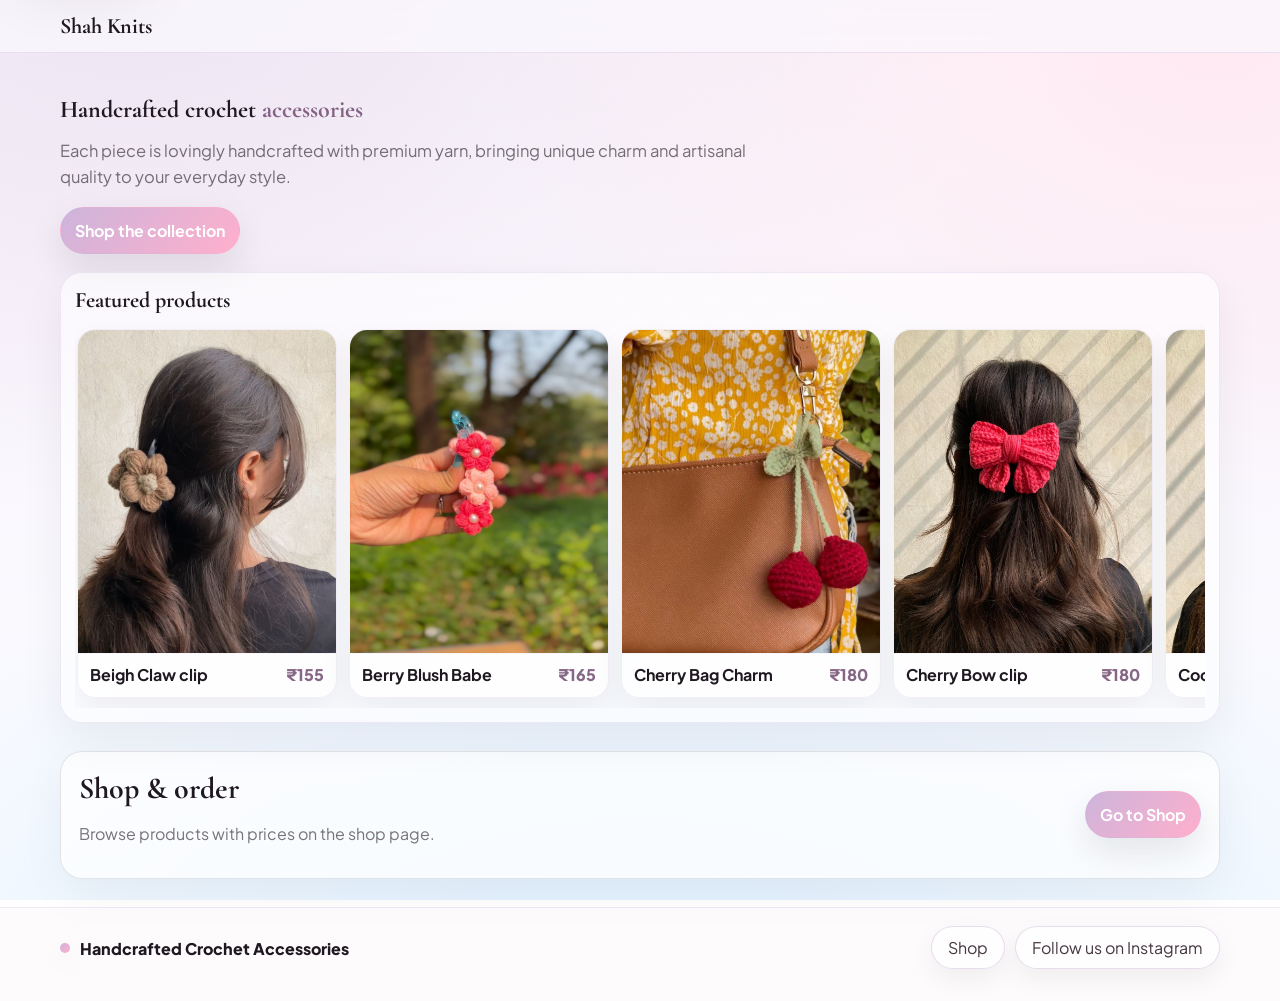
<file: index.html>
<!doctype html>
<html lang="en">
  <head>
    <meta charset="UTF-8" />
    <meta name="viewport" content="width=device-width, initial-scale=1" />
    <meta
      name="description"
      content="Handcrafted crochet accessories — clips, keychains, pouches & bouquets. Order via Instagram DM or call."
    />  
    <title>shah.knits • Handcrafted Crochet Accessories</title>
    <link rel="preconnect" href="https://fonts.googleapis.com" />
    <link rel="preconnect" href="https://fonts.gstatic.com" crossorigin />
    <link
      href="https://fonts.googleapis.com/css2?family=Cormorant+Garamond:wght@600;700&family=Plus+Jakarta+Sans:wght@400;500;600&display=swap"
      rel="stylesheet"
    />
    <link rel="stylesheet" href="./styles.css" />
    <link rel="icon" href="data:," />
  </head>
  <body>
    <a class="skip-link" href="#main">Skip to content</a>

    <header class="site-header">
      <nav class="nav">
        <div class="brand">
          <div class="brand-text">
            <a class="brand-name" href="./index.html">Shah Knits</a>
          </div>
        </div>
      </nav>
    </header>

    <main id="main">
      <section class="landing-hero">
        <div class="container landing-hero-stack">
          <div class="landing-hero-copy">
            <h1>
              Handcrafted crochet
              <span class="accent">accessories</span>
            </h1>
            <p class="subhead">
              Each piece is lovingly handcrafted with premium yarn, bringing
              unique charm and artisanal quality to your everyday style.
            </p>

            <div class="landing-hero-cta">
              <a class="btn btn-primary" href="./shop.html">Shop the collection</a>
              
            </div>

          </div>

          <div class="landing-carousel" aria-label="Featured products">
            <div class="landing-carousel-head">
              <h2 class="landing-carousel-title">Featured products</h2>
            </div>

            <div id="landingCarousel" class="landing-carousel-track" aria-label="Product carousel"></div>
          </div>
        </div>
      </section>

      <section class="landing-strip" aria-label="Quick actions">
        <div class="container landing-strip-inner">
          <div class="landing-strip-copy">
            <h2>Shop & order</h2>
            <p class="muted">Browse products with prices on the shop page.</p>
          </div>
          <div class="landing-strip-actions">
            <a class="btn btn-primary" href="./shop.html">Go to Shop</a>
          </div>
        </div>
      </section>
    </main>

    <footer class="footer">
      <div class="container footer-inner">
        <div class="footer-left">
          <a class="brand-mini" href="./index.html">
            <span class="brand-dot" aria-hidden="true"></span>
            <span>Handcrafted Crochet Accessories</span>
          </a>
        </div>
        <div class="footer-right">
          <a class="nav-link" href="./shop.html">Shop</a>
          <a
            class="nav-link"
            href="https://www.instagram.com/shah.knits"
            target="_blank"
            rel="noopener noreferrer"
          >
            Follow us on Instagram
          </a>
        </div>
      </div>
    </footer>
    <script defer src="./script.js"></script>
  </body>
</html>
</file>
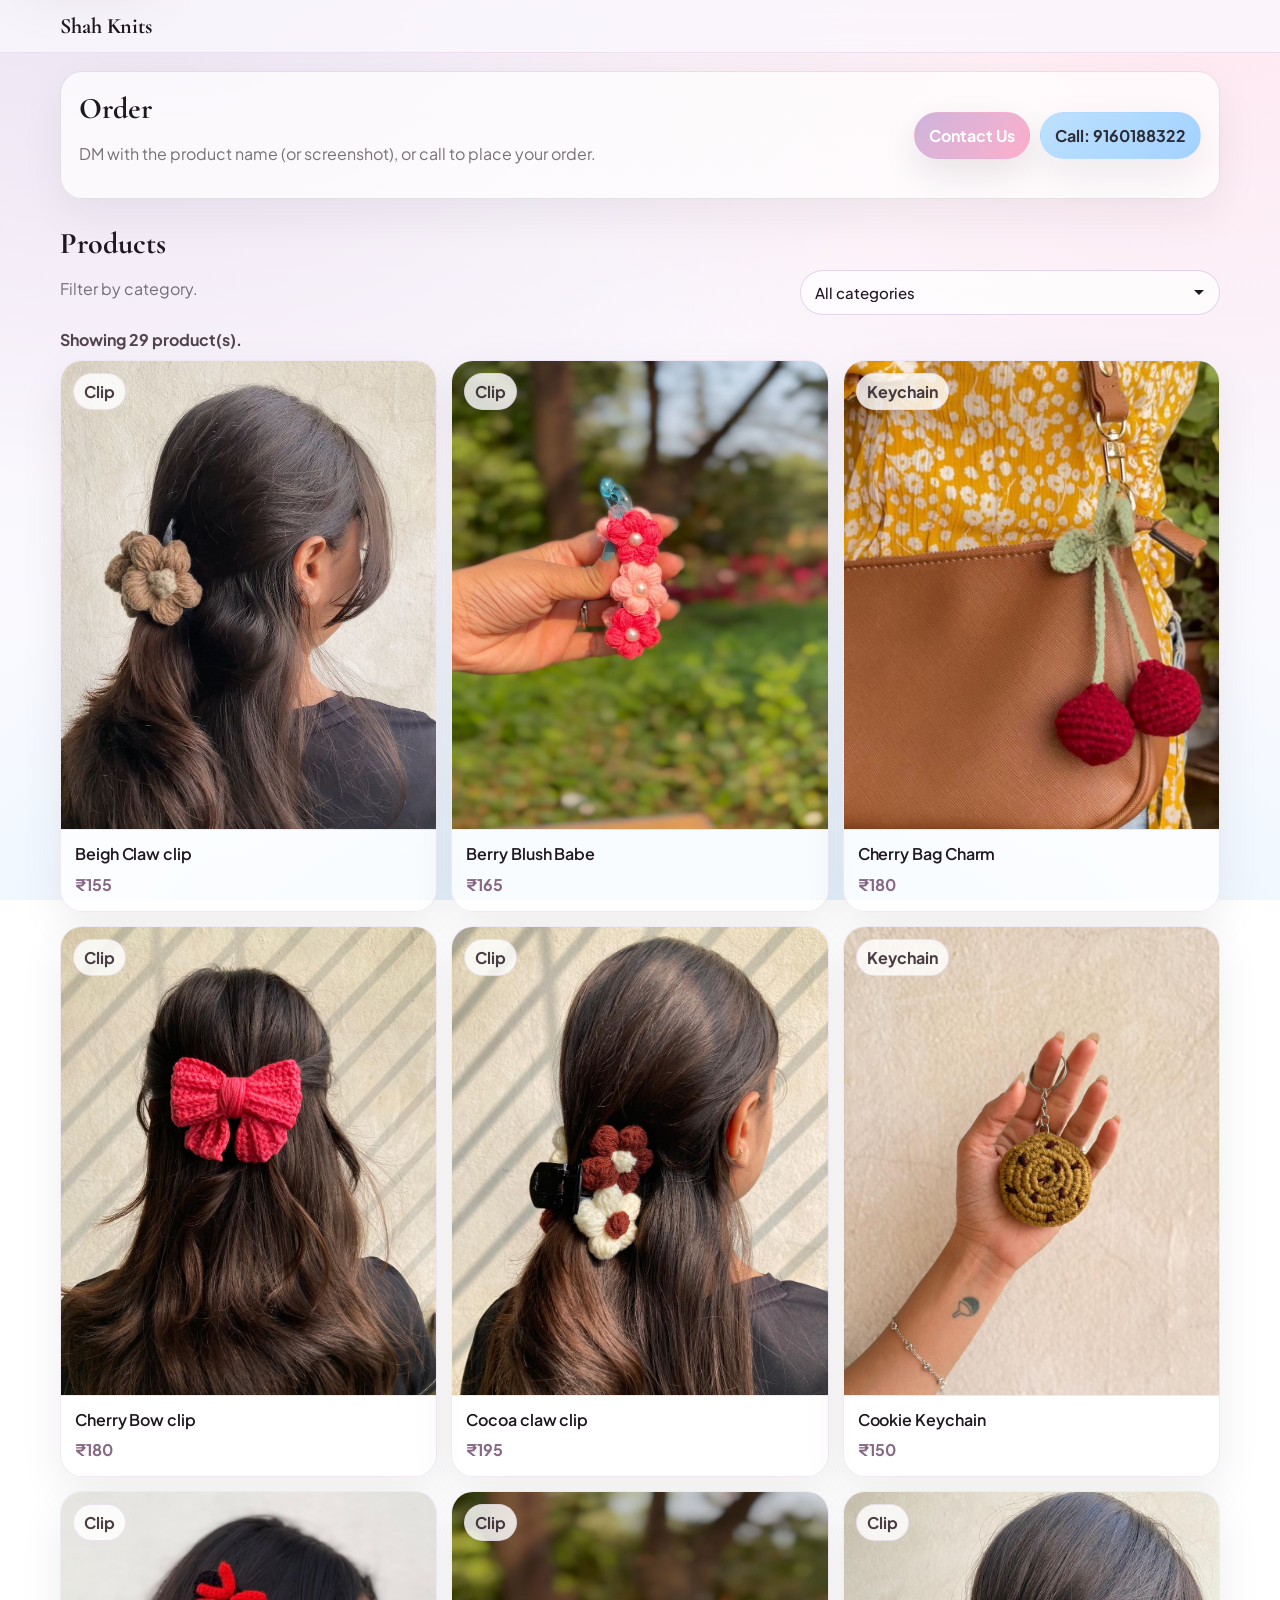
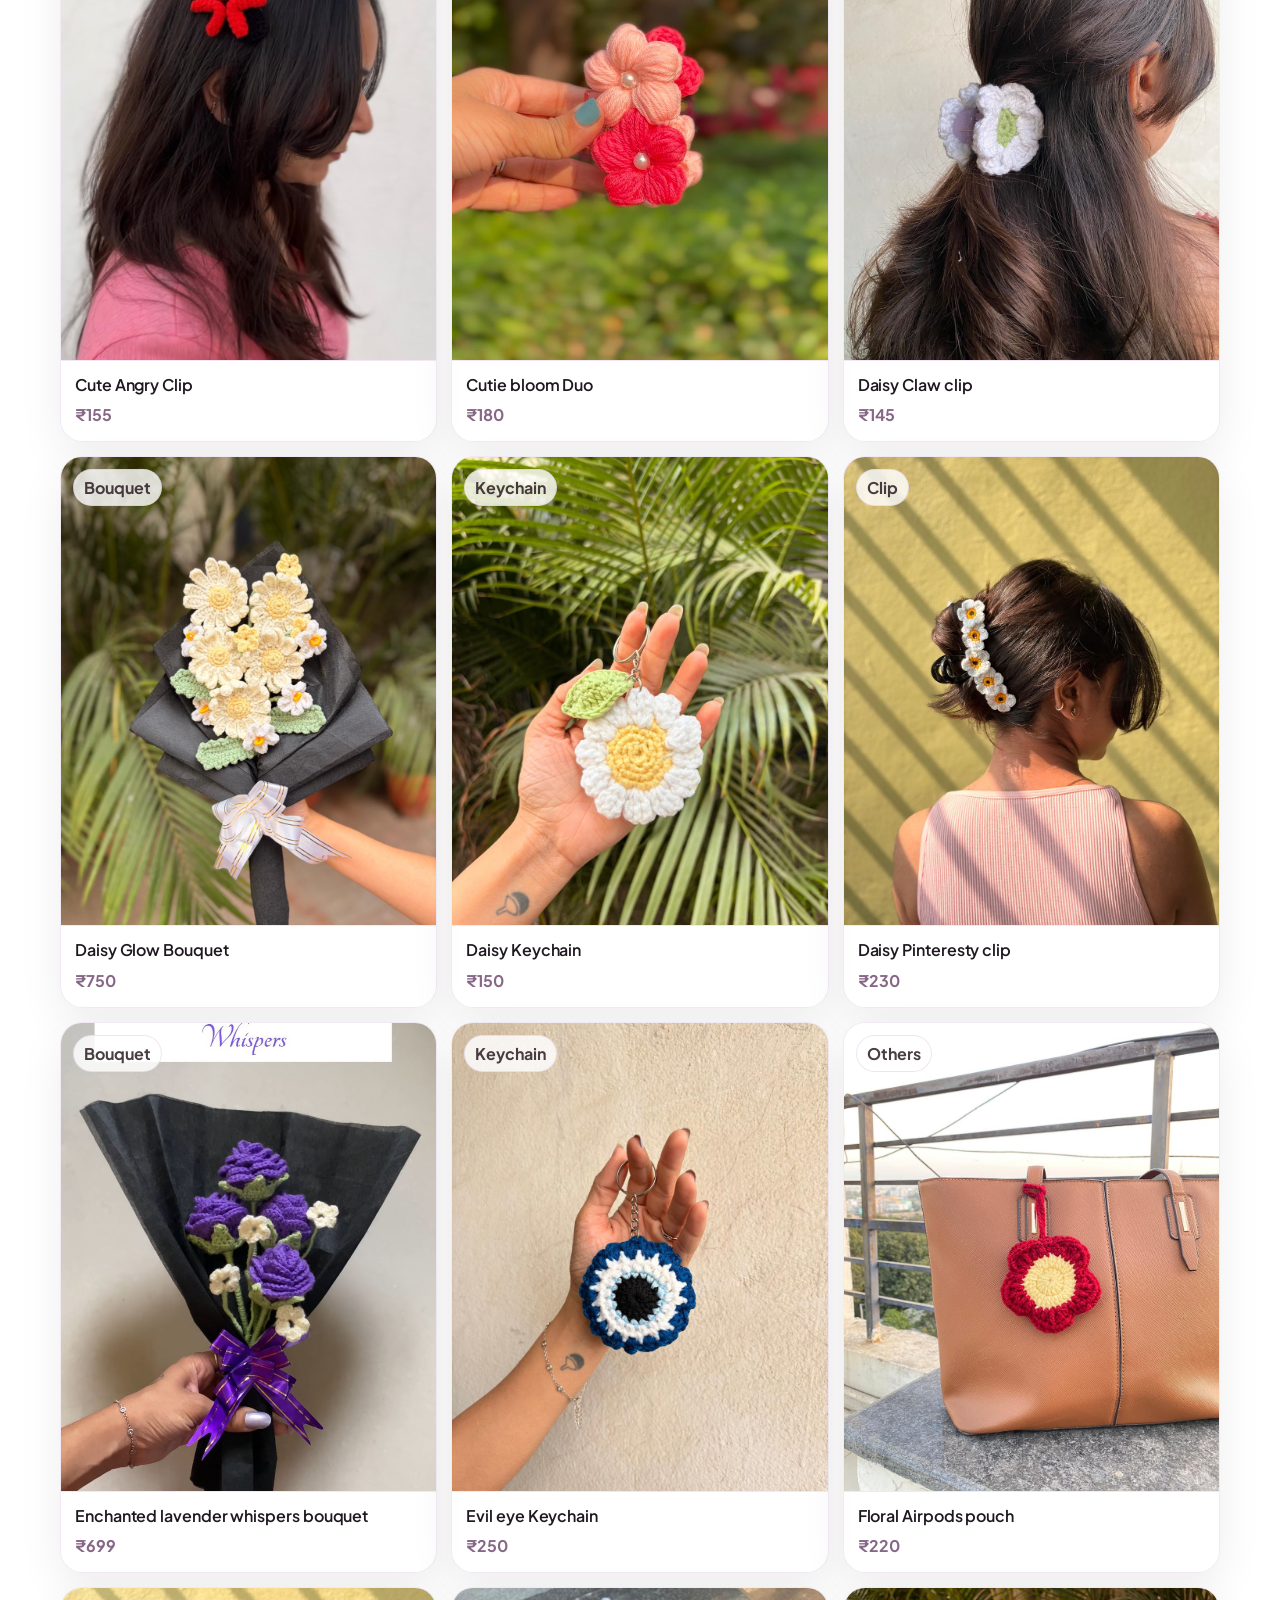
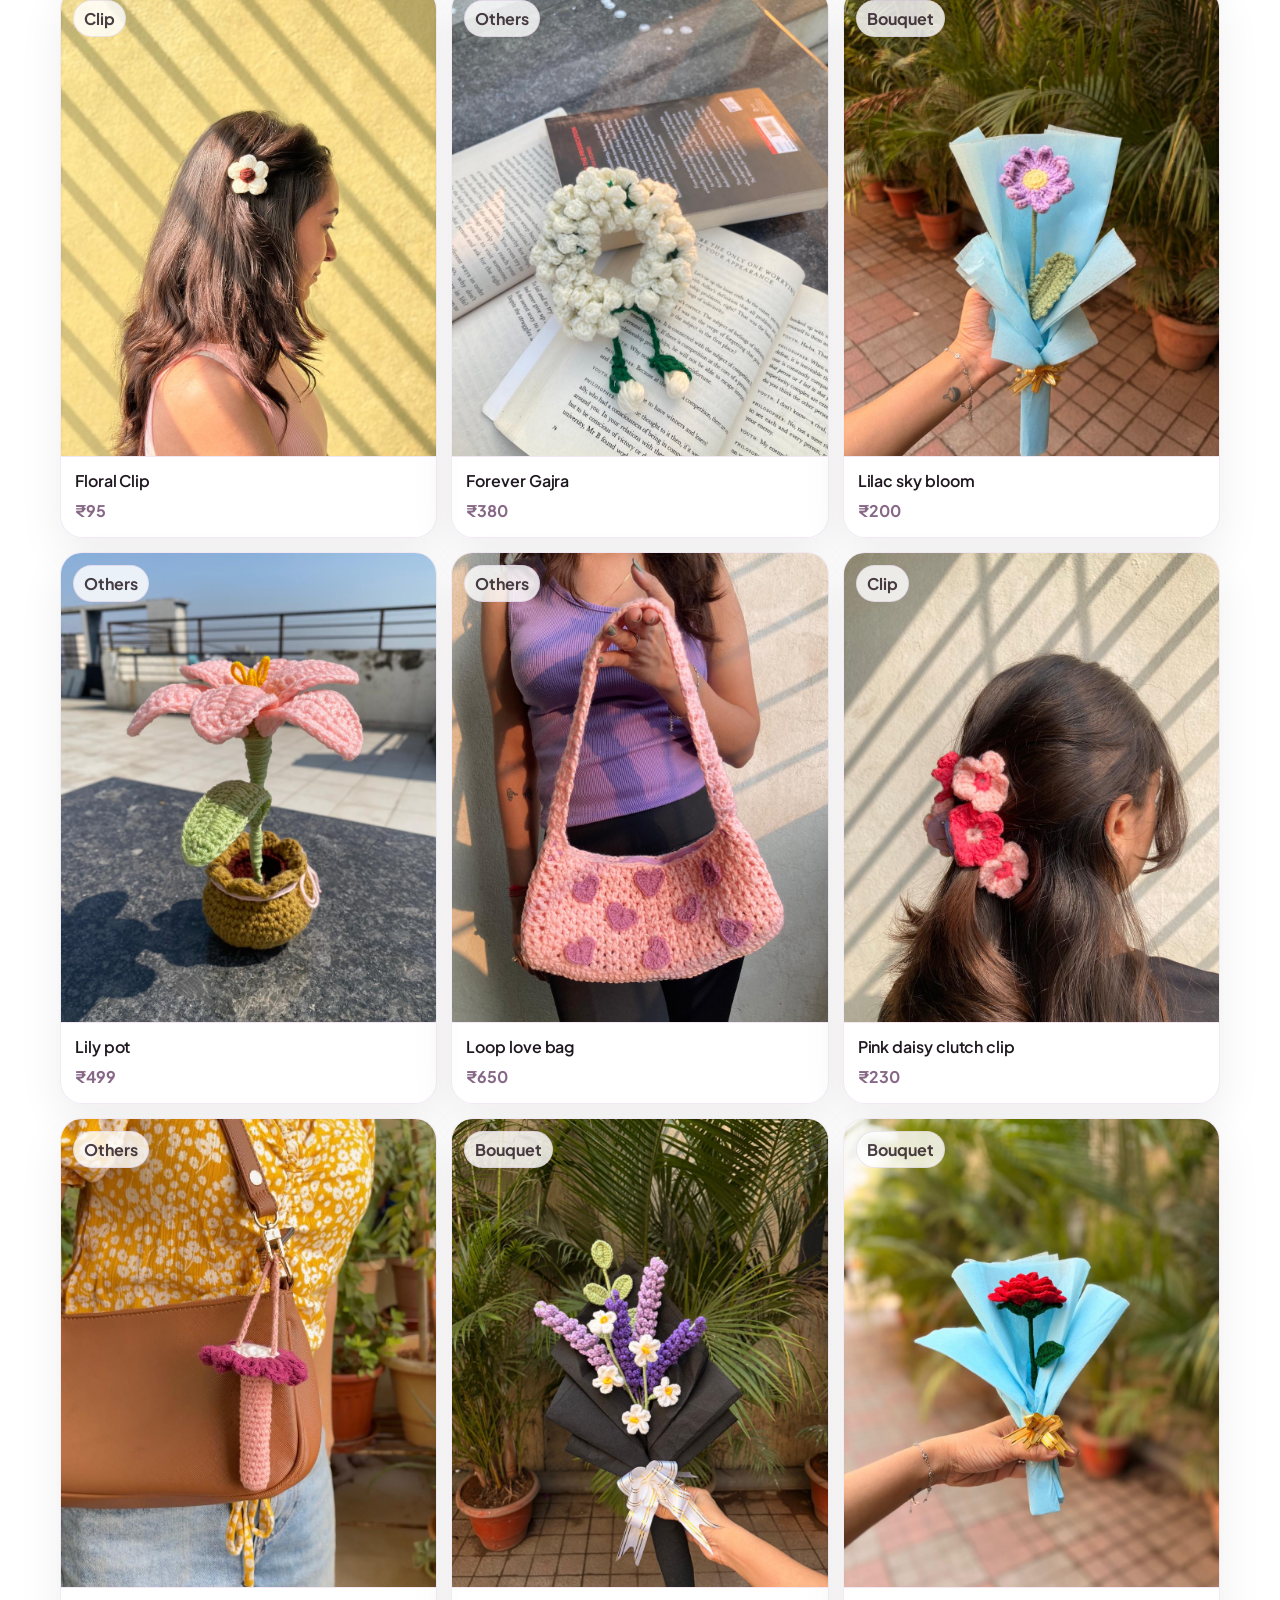
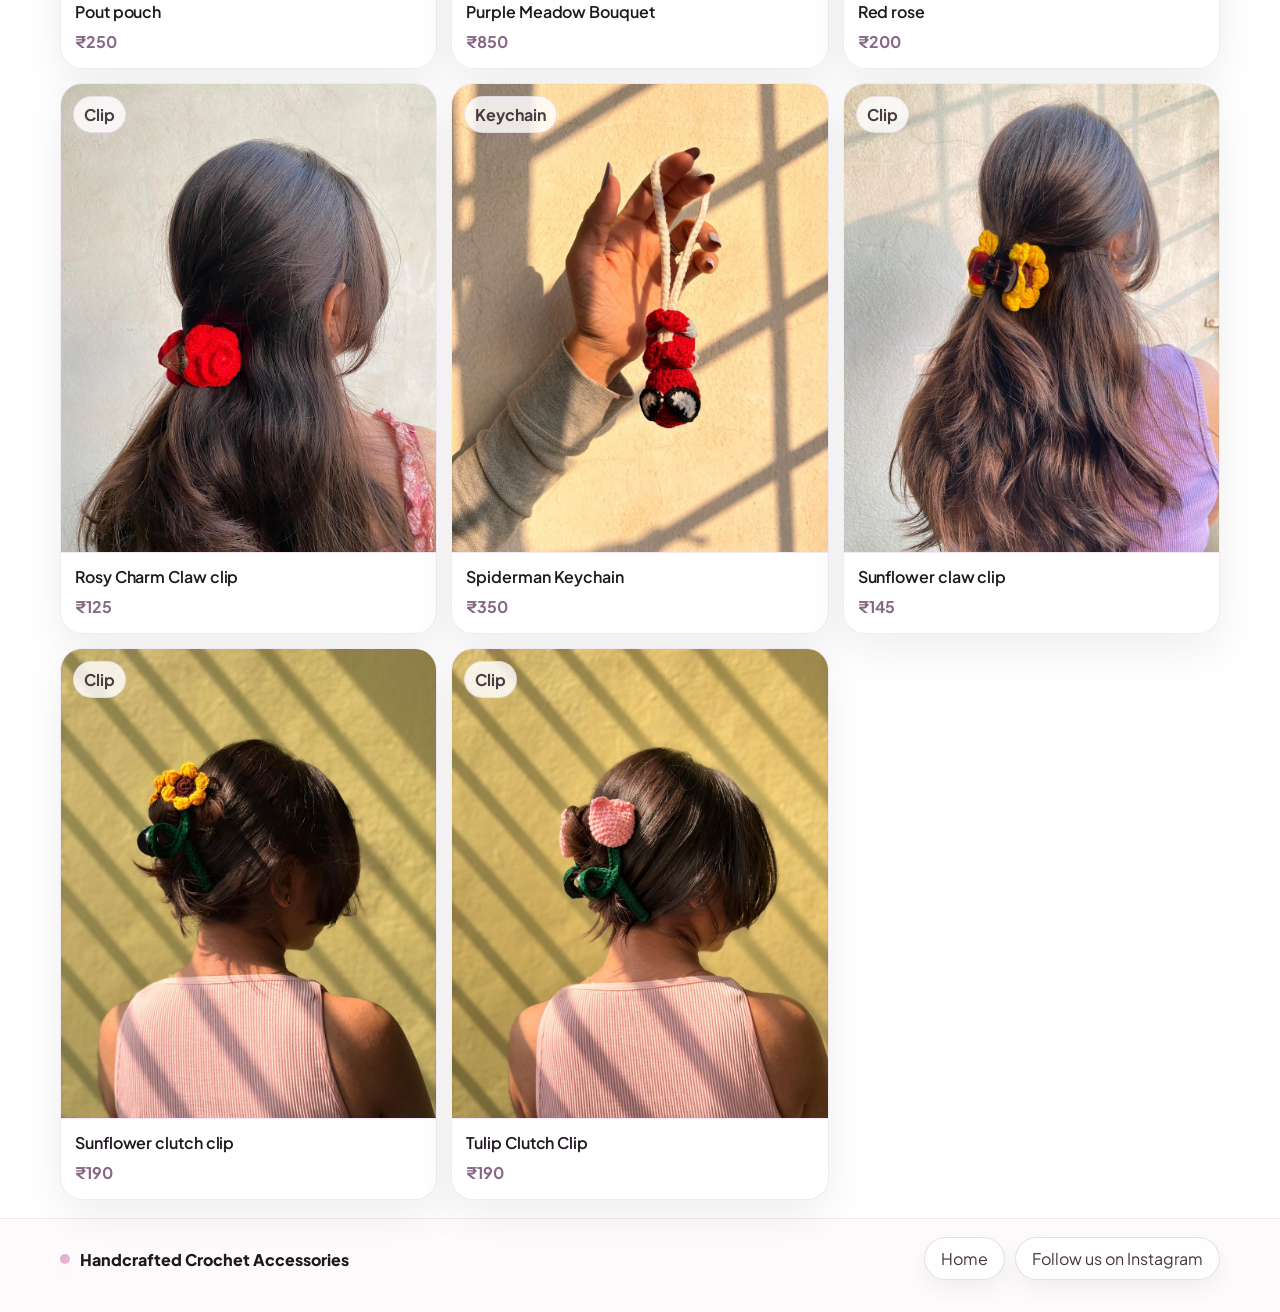
<file: shop.html>
<!doctype html>
<html lang="en">
  <head>
    <meta charset="UTF-8" />
    <meta name="viewport" content="width=device-width, initial-scale=1" />
    <meta
      name="description"
      content="Shop handcrafted crochet accessories. Order via Instagram DM or call."
    />
    <title>Shop • Shah Knits</title>
    <link rel="preconnect" href="https://fonts.googleapis.com" />
    <link rel="preconnect" href="https://fonts.gstatic.com" crossorigin />
    <link
      href="https://fonts.googleapis.com/css2?family=Cormorant+Garamond:wght@600;700&family=Plus+Jakarta+Sans:wght@400;500;600&display=swap"
      rel="stylesheet"
    />
    <link rel="stylesheet" href="./styles.css" />
    <link rel="icon" href="data:," />
  </head>
  <body>
    <a class="skip-link" href="#products">Skip to products</a>

    <header class="site-header">
      <nav class="nav">
        <div class="brand">
          <div class="brand-text">
            <a class="brand-name" href="./index.html">Shah Knits</a>
          </div>
        </div>
      </nav>
    </header>

    <main>
      <section class="order-strip" aria-label="Order options">
        <div class="container order-strip-inner">
          <div class="order-strip-copy">
            <h2>Order</h2>
            <p class="muted">
              DM with the product name (or screenshot), or call to place your
              order.
            </p>
          </div>
          <div class="order-strip-actions">
            <a
              class="btn btn-primary"
              href="https://www.instagram.com/shah.knits"
              target="_blank"
              rel="noopener noreferrer"
            >
              Contact Us
            </a>
            <a class="btn btn-call" href="tel:+919160188322">Call: 9160188322</a>
          </div>
        </div>
      </section>
      <section id="products" class="shop">
        <div class="container">
          <div class="section-head">
            <div>
              <h2>Products</h2>
              <p class="muted">Filter by category.</p>
            </div>

            <div class="controls">
              <label class="category-filter">
                <span class="sr-only">Filter by category</span>
                <select id="categoryFilter">
                  <option value="">All categories</option>
                  <option value="Clip">Clips</option>
                  <option value="Keychain">Keychains</option>
                  <option value="Bouquet">Bouquets</option>
                  <option value="Others">Others</option>
                </select>
              </label>
            </div>
          </div>

          <div id="stats" class="stats" aria-live="polite"></div>
          <div id="productGrid" class="grid" aria-label="Product grid"></div>
        </div>
      </section>

     
    </main>

    <footer class="footer">
      <div class="container footer-inner">
        <div class="footer-left">
          <a class="brand-mini" href="./index.html">
            <span class="brand-dot" aria-hidden="true"></span>
            <span>Handcrafted Crochet Accessories</span>
          </a>
        </div>
        <div class="footer-right">
          <a class="nav-link" href="./index.html">Home</a>
          <a
            class="nav-link"
            href="https://www.instagram.com/shah.knits"
            target="_blank"
            rel="noopener noreferrer"
          >
            Follow us on Instagram
          </a>
        </div>
      </div>
    </footer>

    <script defer src="./script.js"></script>
  </body>
</html>
</file>
<file: styles.css>
:root {
  /* Palette requested */
  --lavender: #cdb4db;
  --pink-100: #ffc8dd;
  --pink-200: #ffafcc;
  --blue-100: #bde0fe;
  --blue-200: #a2d2ff;

  /* UI tokens (derived from palette) */
  --bg: #fbf7fd;
  --bg-2: #f7fbff;
  --card: rgba(255, 255, 255, 0.74);
  --text: #1f1820;
  --muted: rgba(31, 24, 32, 0.6);
  --stroke: rgba(55, 40, 60, 0.12);
  --shadow: 0 18px 55px rgba(24, 10, 22, 0.08);

  --accent: var(--pink-200);
  --accent-2: var(--lavender);
  --cream: #ffffff;
  --call: var(--blue-200);

  --radius: 22px;
  --radius-sm: 14px;
  --max: 1160px;
}

* {
  box-sizing: border-box;
}

html,
body {
  height: 100%;
}

body {
  margin: 0;
  color: var(--text);
  font-family: "Plus Jakarta Sans", system-ui, -apple-system, Segoe UI, Roboto, Arial, sans-serif;
  background:
    radial-gradient(1400px 900px at 10% -10%, rgba(205, 180, 219, 0.42), rgba(205, 180, 219, 0) 65%),
    radial-gradient(1200px 820px at 95% 0%, rgba(255, 200, 221, 0.42), rgba(255, 200, 221, 0) 62%),
    radial-gradient(1400px 900px at 50% 120%, rgba(162, 210, 255, 0.32), rgba(162, 210, 255, 0) 65%),
    linear-gradient(180deg, #ffffff 0%, var(--bg) 38%, var(--bg-2) 100%);
  background-repeat: no-repeat;
  background-attachment: fixed;
}

img {
  max-width: 100%;
  display: block;
}

a {
  color: inherit;
  text-decoration: none;
}

.brand-name,
h1,
h2,
.hero-card-title {
  font-family: "Cormorant Garamond", ui-serif, Georgia, serif;
}

.container {
  width: min(var(--max), calc(100% - 40px));
  margin: 0 auto;
}

.sr-only {
  position: absolute;
  width: 1px;
  height: 1px;
  padding: 0;
  margin: -1px;
  overflow: hidden;
  clip: rect(0, 0, 0, 0);
  white-space: nowrap;
  border: 0;
}

.skip-link {
  position: absolute;
  left: 12px;
  top: 12px;
  padding: 10px 12px;
  border-radius: 999px;
  background: white;
  border: 1px solid var(--stroke);
  box-shadow: var(--shadow);
  transform: translateY(-180%);
  transition: transform 140ms ease;
  z-index: 1000;
}
.skip-link:focus {
  transform: translateY(0);
}

.site-header {
  position: sticky;
  top: 0;
  z-index: 50;
  backdrop-filter: blur(10px);
  background: rgba(251, 247, 253, 0.82);
  border-bottom: 1px solid rgba(205, 180, 219, 0.35);
}

.nav {
  width: min(var(--max), calc(100% - 40px));
  margin: 0 auto;
  padding: 14px 0;
  display: flex;
  align-items: center;
  justify-content: space-between;
  gap: 18px;
}

.brand {
  display: flex;
  align-items: center;
  gap: 12px;
  min-width: 240px;
}

.brand-mark {
  width: 44px;
  height: 44px;
  border-radius: 14px;
  display: grid;
  place-items: center;
  font-weight: 800;
  letter-spacing: 0.02em;
  color: #fff;
  background: linear-gradient(135deg, var(--lavender), var(--pink-200));
  box-shadow: 0 14px 35px rgba(31, 24, 32, 0.1);
}

.brand-name {
  font-weight: 700;
  font-size: 22px;
  line-height: 1.1;
}

.brand-tag {
  font-size: 12.5px;
  color: var(--muted);
  line-height: 1.2;
}

.nav-actions {
  display: flex;
  align-items: center;
  gap: 10px;
  flex-wrap: wrap;
  justify-content: flex-end;
}

.nav-link {
  padding: 10px 10px;
  border-radius: 999px;
  color: rgba(36, 19, 31, 0.85);
}
.nav-link:hover {
  background: rgba(205, 180, 219, 0.22);
}

.btn {
  display: inline-flex;
  align-items: center;
  justify-content: center;
  gap: 10px;
  padding: 12px 14px;
  border-radius: 999px;
  border: 1px solid transparent;
  cursor: pointer;
  font-weight: 700;
  transition:
    transform 110ms ease,
    background 140ms ease,
    border-color 140ms ease,
    box-shadow 140ms ease;
  user-select: none;
  text-align: center;
}
.btn:active {
  transform: translateY(1px);
}

.btn-small {
  padding: 10px 12px;
  font-weight: 700;
}

.btn-wide {
  width: 100%;
}

.btn-primary {
  color: #fff;
  background: linear-gradient(135deg, var(--lavender), var(--pink-200));
  box-shadow: 0 14px 35px rgba(31, 24, 32, 0.1);
}
.btn-primary:hover {
  box-shadow: 0 16px 42px rgba(31, 24, 32, 0.12);
}

.btn-call {
  color: rgba(31, 24, 32, 0.9);
  background: linear-gradient(135deg, var(--blue-100), var(--blue-200));
  box-shadow: 0 14px 38px rgba(31, 24, 32, 0.08);
}

.btn-ghost {
  background: rgba(255, 255, 255, 0.55);
  border-color: rgba(205, 180, 219, 0.55);
}
.btn-ghost:hover {
  background: rgba(255, 255, 255, 0.78);
}

.hero {
  padding: 38px 0 10px;
}

.hero-grid {
  display: grid;
  grid-template-columns: 1.25fr 0.9fr;
  gap: 22px;
  align-items: stretch;
}

/* Landing page */
.landing-hero {
  padding: 42px 0 18px;
}

.landing-hero-stack {
  display: grid;
  grid-template-columns: 1fr;
  gap: 18px;
  align-items: start;
}

.landing-hero-copy h1 {
  margin: 0;
}

.landing-hero-cta {
  display: flex;
  gap: 12px;
  flex-wrap: wrap;
  margin-top: 14px;
}

.landing-mini {
  margin-top: 14px;
  font-weight: 600;
  color: var(--muted);
  display: flex;
  align-items: center;
  gap: 10px;
  flex-wrap: wrap;
}

.mini-link {
  padding: 6px 10px;
  border-radius: 999px;
  border: 1px solid rgba(205, 180, 219, 0.4);
  background: rgba(255, 255, 255, 0.6);
}
.mini-link:hover {
  background: rgba(255, 255, 255, 0.8);
}

.mini-dot {
  opacity: 0.6;
}

.landing-carousel {
  padding: 14px;
  border-radius: var(--radius);
  background: rgba(255, 255, 255, 0.6);
  border: 1px solid rgba(205, 180, 219, 0.28);
  box-shadow: 0 16px 45px rgba(24, 10, 22, 0.06);
  max-width: 100%;
  overflow: hidden;
}

.landing-carousel-head {
  display: flex;
  align-items: center;
  justify-content: space-between;
  gap: 12px;
  flex-wrap: wrap;
  margin-bottom: 10px;
}

.landing-carousel-title {
  margin: 0;
  font-size: 22px;
}

.landing-carousel-actions {
  display: flex;
  gap: 10px;
  flex-wrap: wrap;
}

.landing-carousel-track {
  display: grid;
  grid-auto-flow: column;
  grid-auto-columns: clamp(180px, 24vw, 260px);
  gap: 12px;
  justify-content: start;
  overflow-x: auto;
  overflow-y: hidden;
  padding: 6px 2px 10px;
  scroll-snap-type: x mandatory;
  scroll-padding: 8px;
  -webkit-overflow-scrolling: touch;
  scrollbar-width: none; /* Firefox */
  -ms-overflow-style: none; /* IE/Edge legacy */
  width: 100%;
  max-width: 100%;
  min-width: 0;
}

.landing-carousel-track::-webkit-scrollbar {
  width: 0;
  height: 0;
}

.landing-carousel-track:focus {
  outline: none;
}

.landing-carousel-track:focus-visible {
  box-shadow: 0 0 0 4px rgba(162, 210, 255, 0.28);
  border-radius: 16px;
}

.landing-carousel-card {
  scroll-snap-align: start;
  border-radius: 18px;
  overflow: hidden;
  border: 1px solid rgba(205, 180, 219, 0.22);
  background: rgba(255, 255, 255, 0.72);
  box-shadow: 0 14px 32px rgba(31, 24, 32, 0.06);
  min-width: 0;
  transition: transform 160ms ease, box-shadow 160ms ease;
}

.landing-carousel-card:hover {
  transform: translateY(-2px);
  box-shadow: 0 18px 50px rgba(31, 24, 32, 0.10);
}

.landing-carousel-media {
  aspect-ratio: 4 / 5;
  background: rgba(255, 200, 221, 0.18);
}

.landing-carousel-media img {
  width: 100%;
  height: 100%;
  object-fit: cover;
}

.landing-carousel-meta {
  padding: 10px 12px 12px;
  display: flex;
  align-items: baseline;
  justify-content: space-between;
  gap: 10px;
  border-top: 1px solid rgba(205, 180, 219, 0.14);
}

.landing-carousel-name {
  font-weight: 700;
  line-height: 1.15;
}

.landing-carousel-price {
  font-weight: 800;
  color: rgba(125, 90, 124, 0.92);
  white-space: nowrap;
}

.landing-strip {
  padding: 10px 0 28px;
}

.landing-strip-inner {
  padding: 18px;
  border-radius: var(--radius);
  background: rgba(255, 255, 255, 0.7);
  border: 1px solid var(--stroke);
  box-shadow: 0 16px 45px rgba(24, 10, 22, 0.05);
  display: flex;
  align-items: center;
  justify-content: space-between;
  gap: 14px;
  flex-wrap: wrap;
}

.landing-strip-actions {
  display: flex;
  gap: 10px;
  flex-wrap: wrap;
}

.shop-hero {
  padding: 26px 0 6px;
}

.shop-hero-inner {
  padding: 18px;
  border-radius: var(--radius);
  background: rgba(255, 255, 255, 0.66);
  border: 1px solid var(--stroke);
  box-shadow: 0 16px 45px rgba(38, 14, 28, 0.05);
  display: flex;
  align-items: center;
  justify-content: space-between;
  gap: 14px;
  flex-wrap: wrap;
}

.shop-hero-actions {
  display: flex;
  gap: 10px;
  flex-wrap: wrap;
}

.landing-next {
  padding: 18px 0 26px;
}

.landing-next-inner {
  padding: 18px;
  border-radius: var(--radius);
  background: rgba(255, 255, 255, 0.66);
  border: 1px solid var(--stroke);
  box-shadow: 0 16px 45px rgba(38, 14, 28, 0.05);
  display: flex;
  align-items: center;
  justify-content: space-between;
  gap: 14px;
  flex-wrap: wrap;
}

.landing-next-actions {
  display: flex;
  gap: 10px;
  flex-wrap: wrap;
}

.pill {
  display: inline-flex;
  align-items: center;
  padding: 9px 12px;
  border-radius: 999px;
  background: rgba(255, 255, 255, 0.7);
  border: 1px solid rgba(205, 180, 219, 0.45);
  color: rgba(31, 24, 32, 0.72);
  font-weight: 600;
  box-shadow: 0 12px 30px rgba(38, 14, 28, 0.06);
  margin: 0 0 12px;
}

.hero h1 {
  margin: 0;
  font-size: clamp(34px, 4vw, 52px);
  line-height: 1.06;
  letter-spacing: -0.02em;
}

.accent {
  color: rgba(125, 90, 124, 0.95);
}

.subhead {
  margin: 14px 0 18px;
  color: var(--muted);
  font-size: 16.5px;
  line-height: 1.55;
  max-width: 58ch;
}

.hero-cta {
  display: flex;
  gap: 12px;
  flex-wrap: wrap;
}

.trust-row {
  margin-top: 18px;
  display: grid;
  grid-template-columns: repeat(3, minmax(0, 1fr));
  gap: 12px;
}

.trust {
  padding: 14px 14px;
  border-radius: var(--radius-sm);
  background: rgba(255, 255, 255, 0.58);
  border: 1px solid rgba(255, 92, 169, 0.16);
}

.trust-title {
  font-weight: 800;
}
.trust-sub {
  margin-top: 2px;
  color: var(--muted);
  font-size: 13px;
}

.hero-card {
  padding: 18px;
  border-radius: var(--radius);
  background: rgba(255, 255, 255, 0.68);
  border: 1px solid rgba(205, 180, 219, 0.35);
  box-shadow: var(--shadow);
  position: relative;
  overflow: hidden;
}

.hero-card::before {
  content: "";
  position: absolute;
  inset: -2px;
  background:
    radial-gradient(560px 240px at 15% 10%, rgba(255, 200, 221, 0.32), transparent 60%),
    radial-gradient(560px 240px at 95% 30%, rgba(162, 210, 255, 0.22), transparent 60%);
  pointer-events: none;
}

.hero-card > * {
  position: relative;
}

.hero-card-title {
  font-size: 22px;
  font-weight: 700;
}

.hero-card-sub {
  margin-top: 6px;
  color: var(--muted);
  line-height: 1.5;
}

.hero-card-actions {
  margin-top: 14px;
  display: grid;
  gap: 10px;
}

.shop {
  padding: 0px 0 18px;
}

.section-head {
  display: flex;
  align-items: flex-end;
  justify-content: space-between;
  gap: 16px;
  flex-wrap: wrap;
  margin-bottom: 14px;
}

h2 {
  margin: 0;
  font-size: 30px;
}

.muted {
  color: var(--muted);
}

.controls {
  display: flex;
  gap: 10px;
  align-items: center;
}

.category-filter select {
  width: min(420px, 58vw);
  padding: 12px 14px;
  padding-right: 36px;
  border-radius: 999px;
  border: 1px solid rgba(205, 180, 219, 0.55);
  background:
    rgba(255, 255, 255, 0.72)
    url("data:image/svg+xml,%3Csvg xmlns='http://www.w3.org/2000/svg' width='12' height='12' viewBox='0 0 12 12'%3E%3Cpath fill='%231f1820' d='M6 8L1 3h10z'/%3E%3C/svg%3E")
    no-repeat right 14px center;
  background-size: 12px;
  outline: none;
  font-weight: 500;
  font-family: inherit;
  font-size: 15px;
  color: var(--text);
  appearance: none;
  cursor: pointer;
}

.category-filter select:focus {
  border-color: rgba(162, 210, 255, 0.95);
  box-shadow: 0 0 0 4px rgba(162, 210, 255, 0.22);
}

.stats {
  margin: 10px 0 10px;
  color: rgba(36, 19, 31, 0.78);
  font-weight: 700;
}

.grid {
  display: grid;
  grid-template-columns: repeat(12, 1fr);
  gap: 14px;
}

.card {
  grid-column: span 4;
  border-radius: var(--radius);
  background: var(--card);
  border: 1px solid rgba(205, 180, 219, 0.28);
  box-shadow: 0 16px 45px rgba(38, 14, 28, 0.07);
  overflow: hidden;
  display: flex;
  flex-direction: column;
  min-height: 100%;
  transition: transform 140ms ease, box-shadow 140ms ease;
}

.card:hover {
  transform: translateY(-2px);
  box-shadow: 0 20px 60px rgba(48, 18, 35, 0.12);
}

.card-media {
  position: relative;
  aspect-ratio: 4 / 5;
  overflow: hidden;
  background: rgba(255, 200, 221, 0.18);
  border-bottom: 1px solid rgba(205, 180, 219, 0.22);
}

.card-media img {
  width: 100%;
  height: 100%;
  object-fit: cover;
  transform: none;
}

.badge {
  position: absolute;
  left: 12px;
  top: 12px;
  padding: 7px 10px;
  border-radius: 999px;
  background: rgba(255, 255, 255, 0.82);
  border: 1px solid rgba(205, 180, 219, 0.35);
  font-weight: 700;
  color: rgba(34, 19, 28, 0.82);
}

.card-body {
  padding: 14px 14px 16px;
  display: flex;
  flex-direction: column;
  gap: 10px;
  flex: 1;
}

.card-title {
  font-weight: 600;
  letter-spacing: -0.005em;
  line-height: 1.2;
}

.card-meta {
  display: flex;
  align-items: center;
  justify-content: space-between;
  gap: 10px;
  flex-wrap: wrap;
}

.price {
  font-weight: 700;
  color: rgba(125, 90, 124, 0.92);
}

.order-strip {
  padding: 18px 0 26px;
}

.order-strip-inner {
  padding: 18px;
  border-radius: var(--radius);
  background: rgba(255, 255, 255, 0.7);
  border: 1px solid var(--stroke);
  box-shadow: 0 16px 45px rgba(38, 14, 28, 0.06);
  display: flex;
  align-items: center;
  justify-content: space-between;
  gap: 14px;
  flex-wrap: wrap;
}

.order-strip-copy h2 {
  margin-bottom: 6px;
}

.order-strip-actions {
  display: flex;
  gap: 10px;
  flex-wrap: wrap;
}

.footer {
  padding: 18px 0 32px;
  border-top: 1px solid rgba(205, 180, 219, 0.28);
  background: rgba(251, 247, 250, 0.55);
}

.footer-inner {
  display: flex;
  align-items: center;
  justify-content: space-between;
  gap: 12px;
  flex-wrap: wrap;
}

.footer-right {
  display: flex;
  align-items: center;
  gap: 10px;
  flex-wrap: wrap;
}

.footer-right .nav-link {
  padding: 10px 16px;
  border-radius: 999px;
  background: rgba(255, 255, 255, 0.72);
  border: 1px solid rgba(205, 180, 219, 0.45);
  box-shadow: 0 10px 26px rgba(31, 24, 32, 0.06);
  transition:
    background 140ms ease,
    border-color 140ms ease,
    box-shadow 140ms ease;
}

.footer-right .nav-link:hover {
  background: rgba(255, 255, 255, 0.92);
  border-color: rgba(205, 180, 219, 0.65);
  box-shadow: 0 12px 30px rgba(31, 24, 32, 0.08);
}

.brand-mini {
  display: inline-flex;
  gap: 10px;
  align-items: center;
  font-weight: 900;
}

.brand-dot {
  width: 10px;
  height: 10px;
  border-radius: 999px;
  background: linear-gradient(135deg, var(--lavender), var(--pink-200));
  box-shadow: 0 10px 22px rgba(31, 24, 32, 0.1);
}

@media (max-width: 980px) {
  .hero-grid {
    grid-template-columns: 1fr;
  }
  .card {
    grid-column: span 6;
  }

  .landing-carousel-track {
    grid-auto-columns: clamp(200px, 42vw, 280px);
  }
}

@media (max-width: 640px) {
  .nav {
    padding: 12px 0;
    justify-content: flex-start;
  }
  .brand {
    min-width: 0;
  }
  .brand-tag {
    display: none;
  }
  .nav-link {
    padding: 10px 8px;
  }

  .hero {
    padding-top: 26px;
  }

  .section-head {
    align-items: flex-start;
  }

  .controls {
    width: 100%;
    flex-direction: column;
    align-items: stretch;
    gap: 10px;
  }
  .category-filter select {
    width: 100%;
  }
  .card {
    grid-column: span 12;
  }
  .order-strip-inner {
    align-items: flex-start;
  }

  .shop-hero-inner,
  .landing-next-inner {
    align-items: flex-start;
  }

  .landing-hero {
    padding-top: 28px;
  }
  .landing-carousel-track {
    grid-auto-columns: clamp(220px, 72vw, 320px);
  }
  .landing-strip-inner {
    align-items: flex-start;
  }
}
</file>
